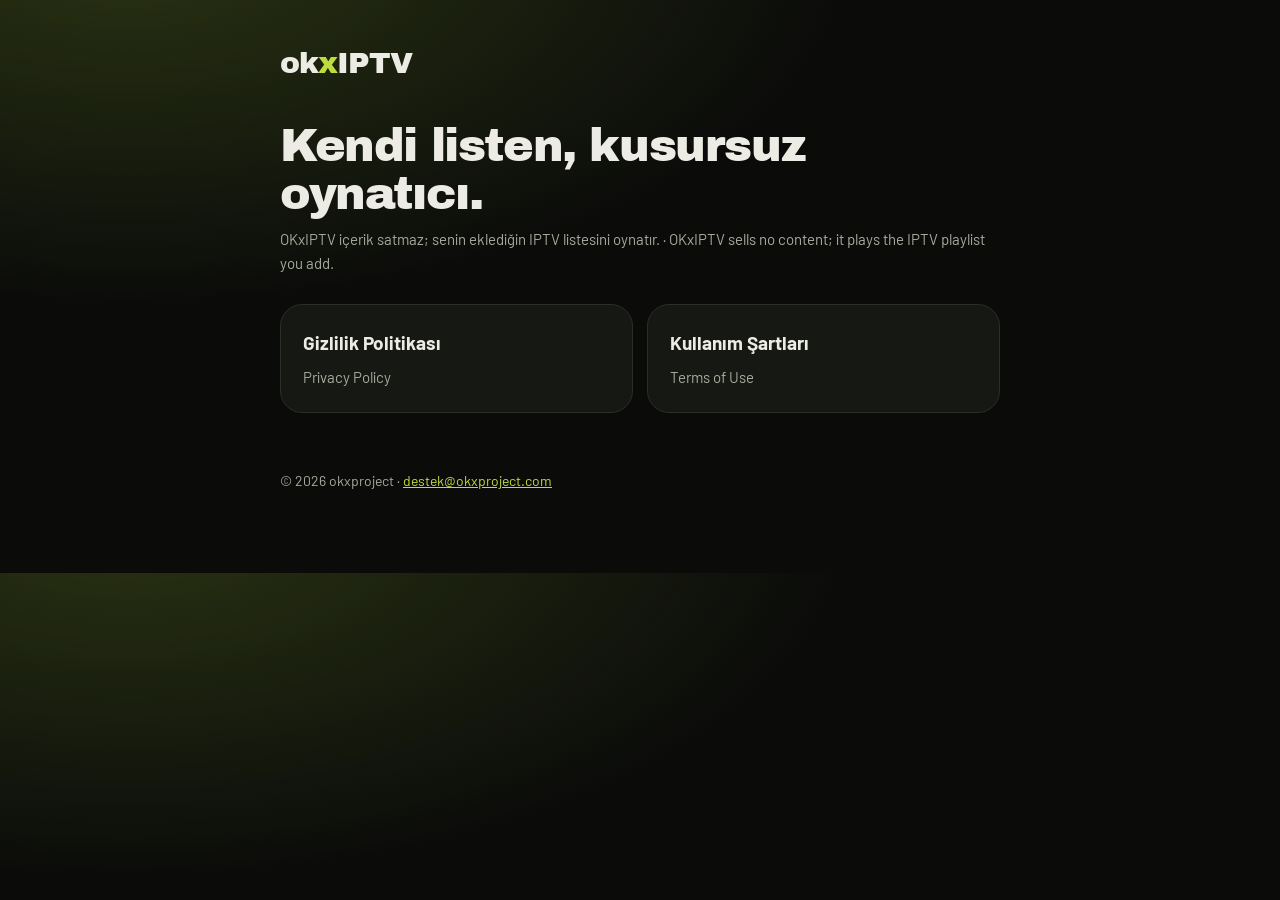
<file: index.html>
<!doctype html>
<html lang="tr">
<head>
<meta charset="utf-8">
<meta name="viewport" content="width=device-width, initial-scale=1">
<title>OKxIPTV · Yasal</title>
<meta name="description" content="OKxIPTV gizlilik politikası ve kullanım şartları">
<link rel="preconnect" href="https://fonts.googleapis.com">
<link rel="preconnect" href="https://fonts.gstatic.com" crossorigin>
<link href="https://fonts.googleapis.com/css2?family=Archivo+Black&family=Barlow:wght@400;600;700&display=swap" rel="stylesheet">
<link rel="stylesheet" href="style.css">
</head>
<body>
<main>
<header><a class="brand" href="./">ok<span>x</span>IPTV</a></header>
<h1>Kendi listen, kusursuz oynatıcı.</h1>
<p class="meta">OKxIPTV içerik satmaz; senin eklediğin IPTV listesini oynatır. · OKxIPTV sells no content; it plays the IPTV playlist you add.</p>
<div class="cards">
  <a class="card" href="privacy.html"><strong>Gizlilik Politikası</strong><span>Privacy Policy</span></a>
  <a class="card" href="terms.html"><strong>Kullanım Şartları</strong><span>Terms of Use</span></a>
</div>
<footer>© 2026 okxproject · <a href="mailto:destek@okxproject.com">destek@okxproject.com</a></footer>
</main>
</body>
</html>
</file>
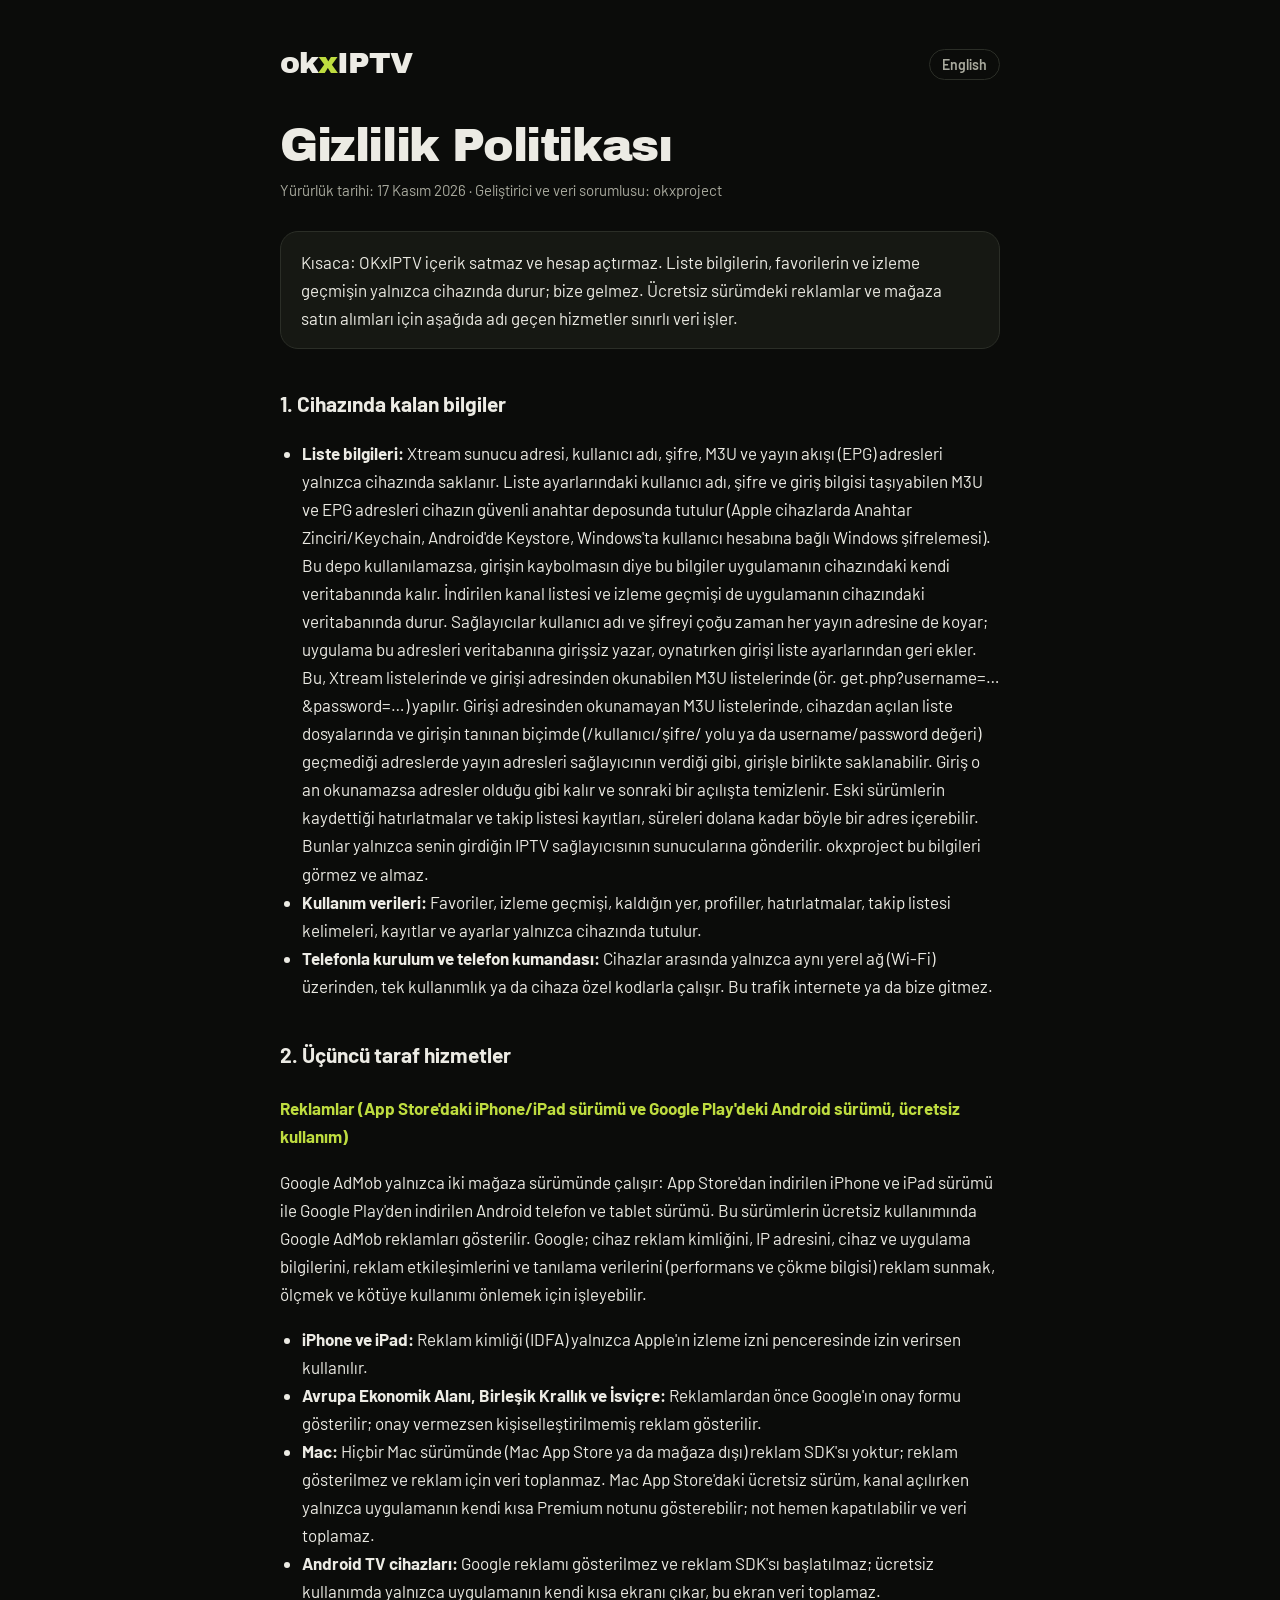
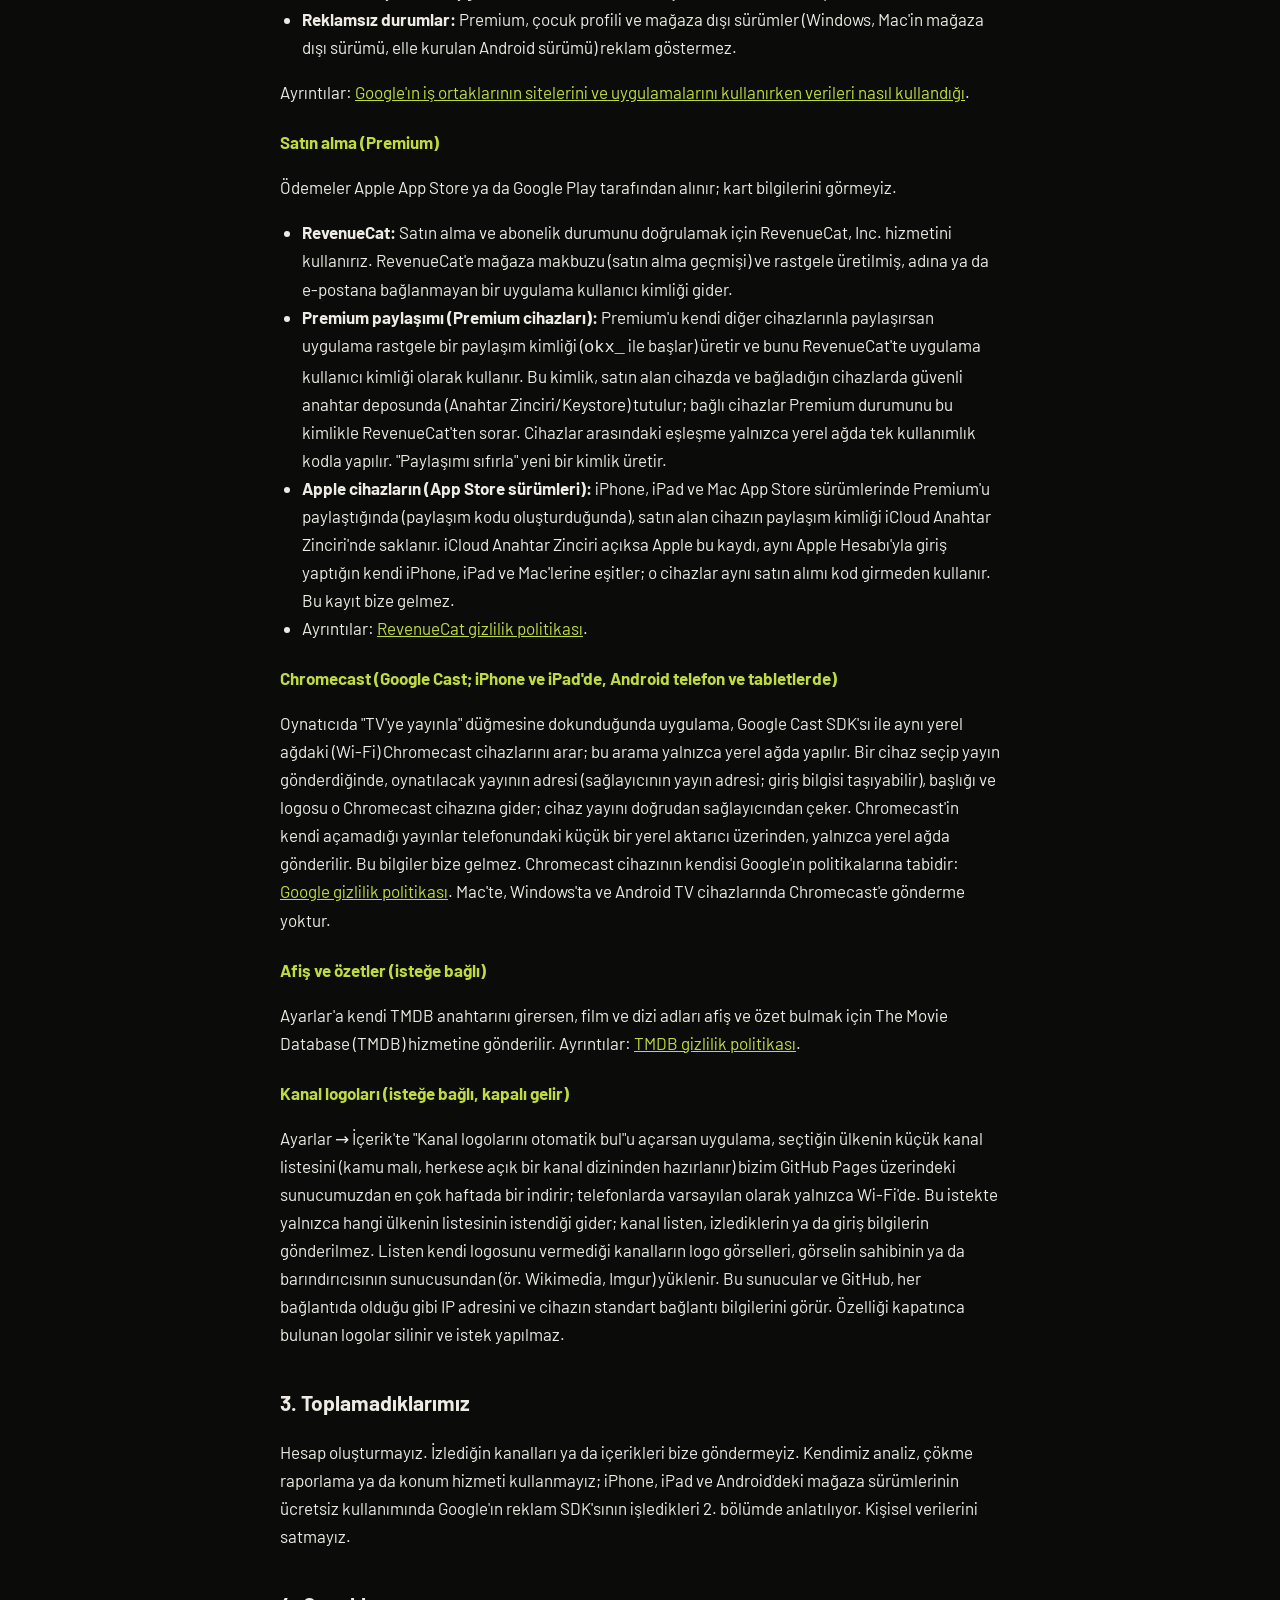
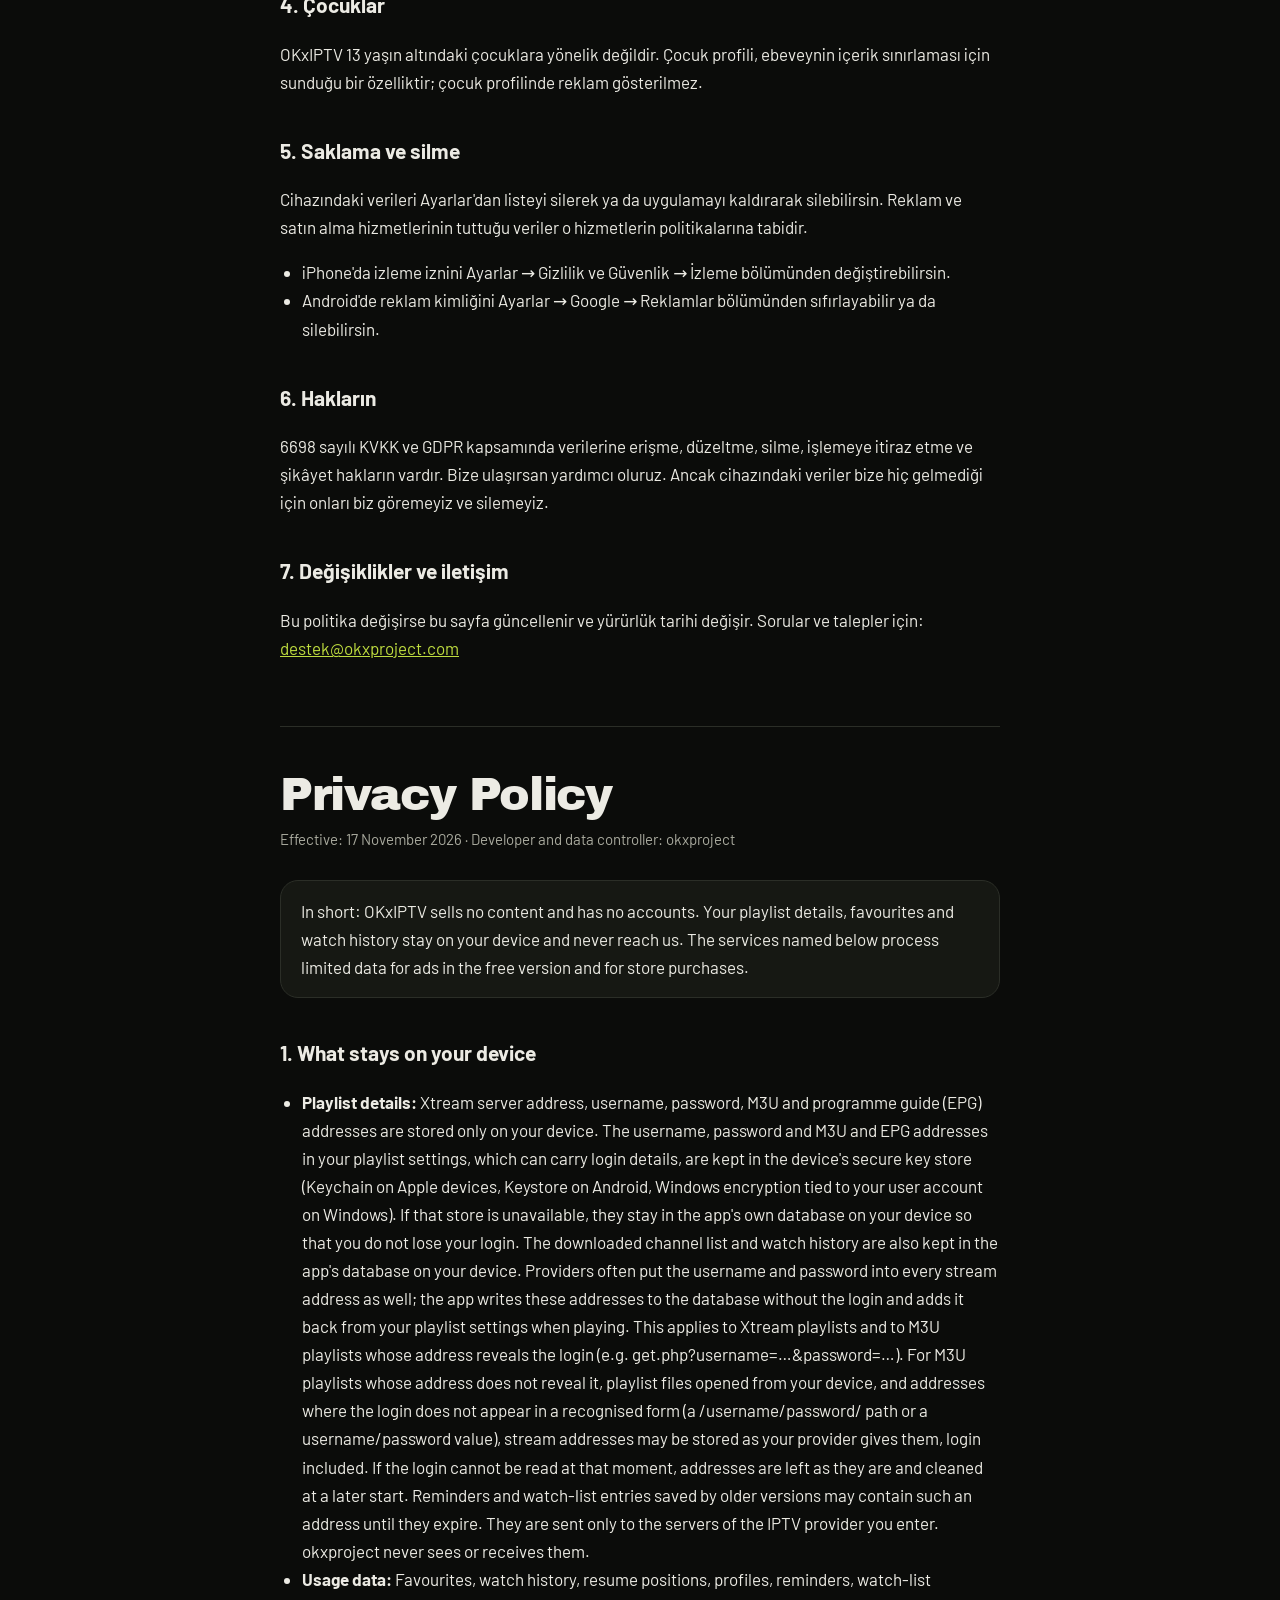
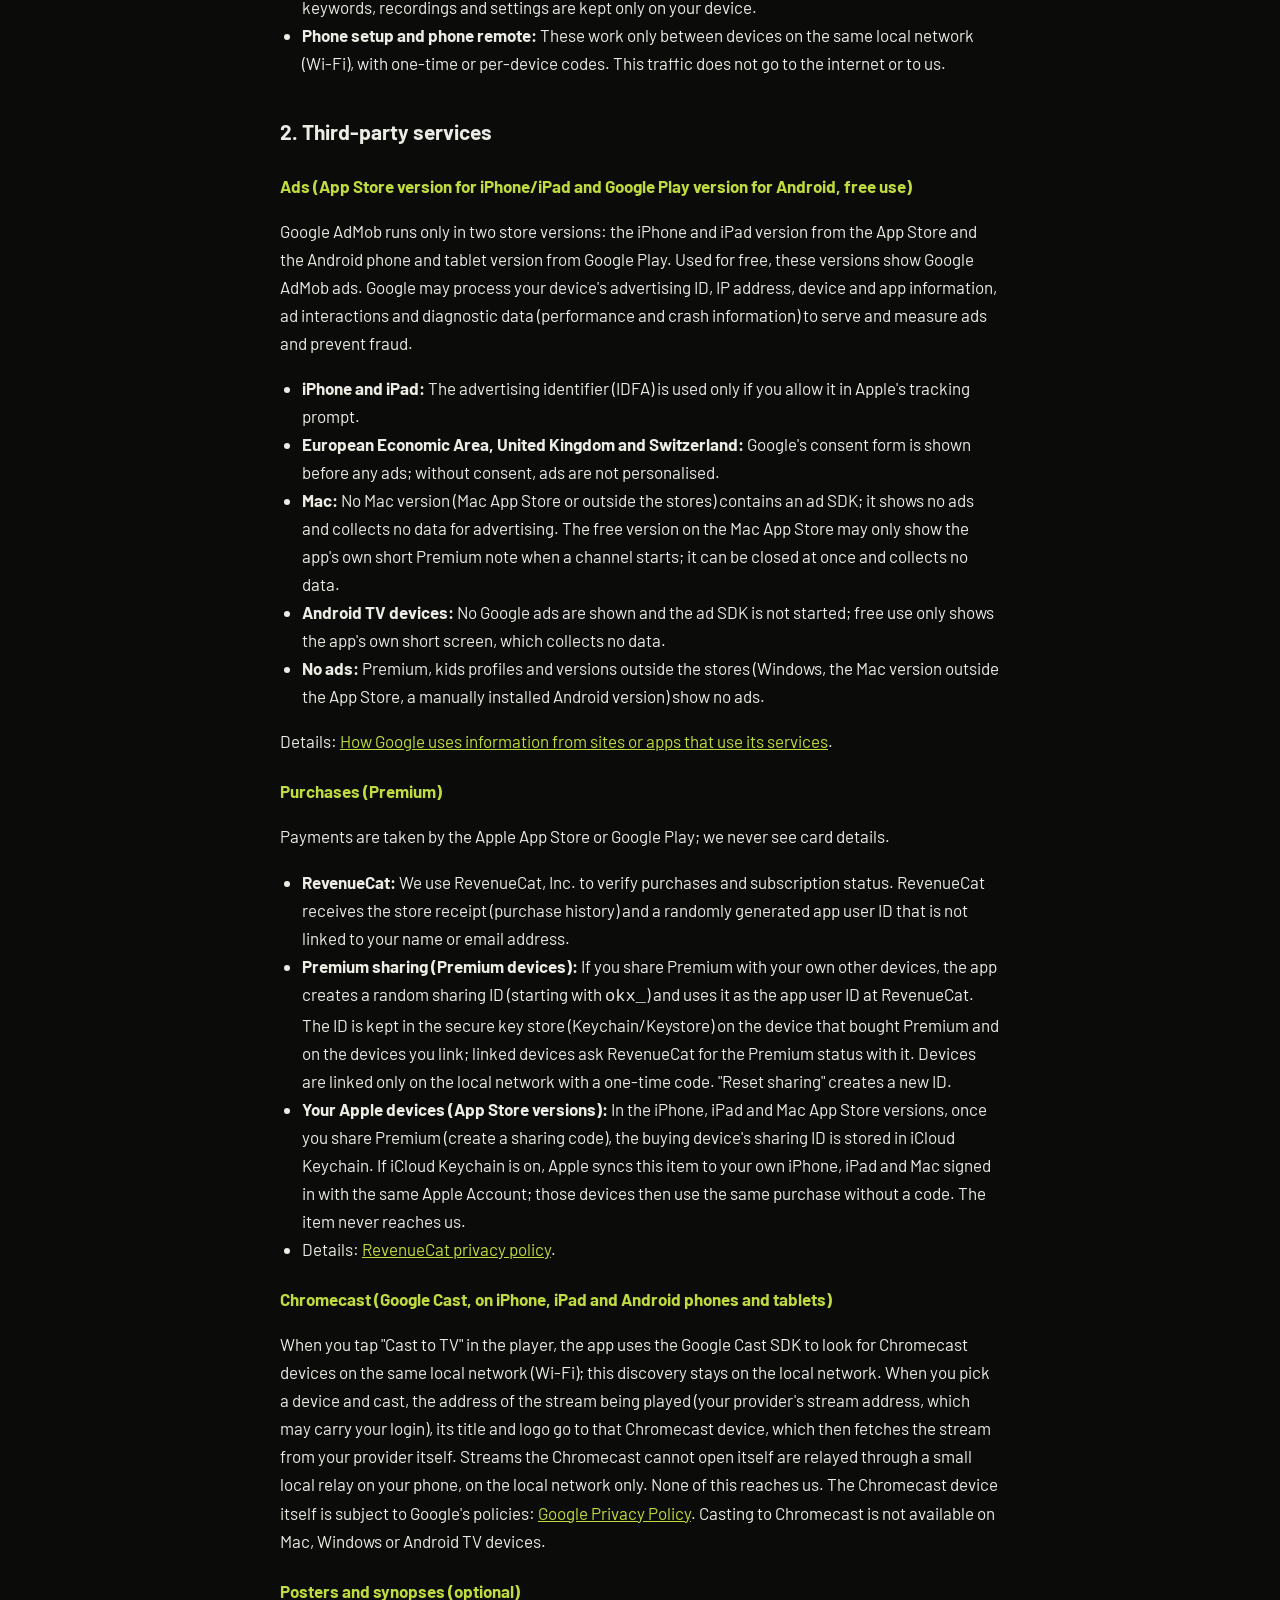
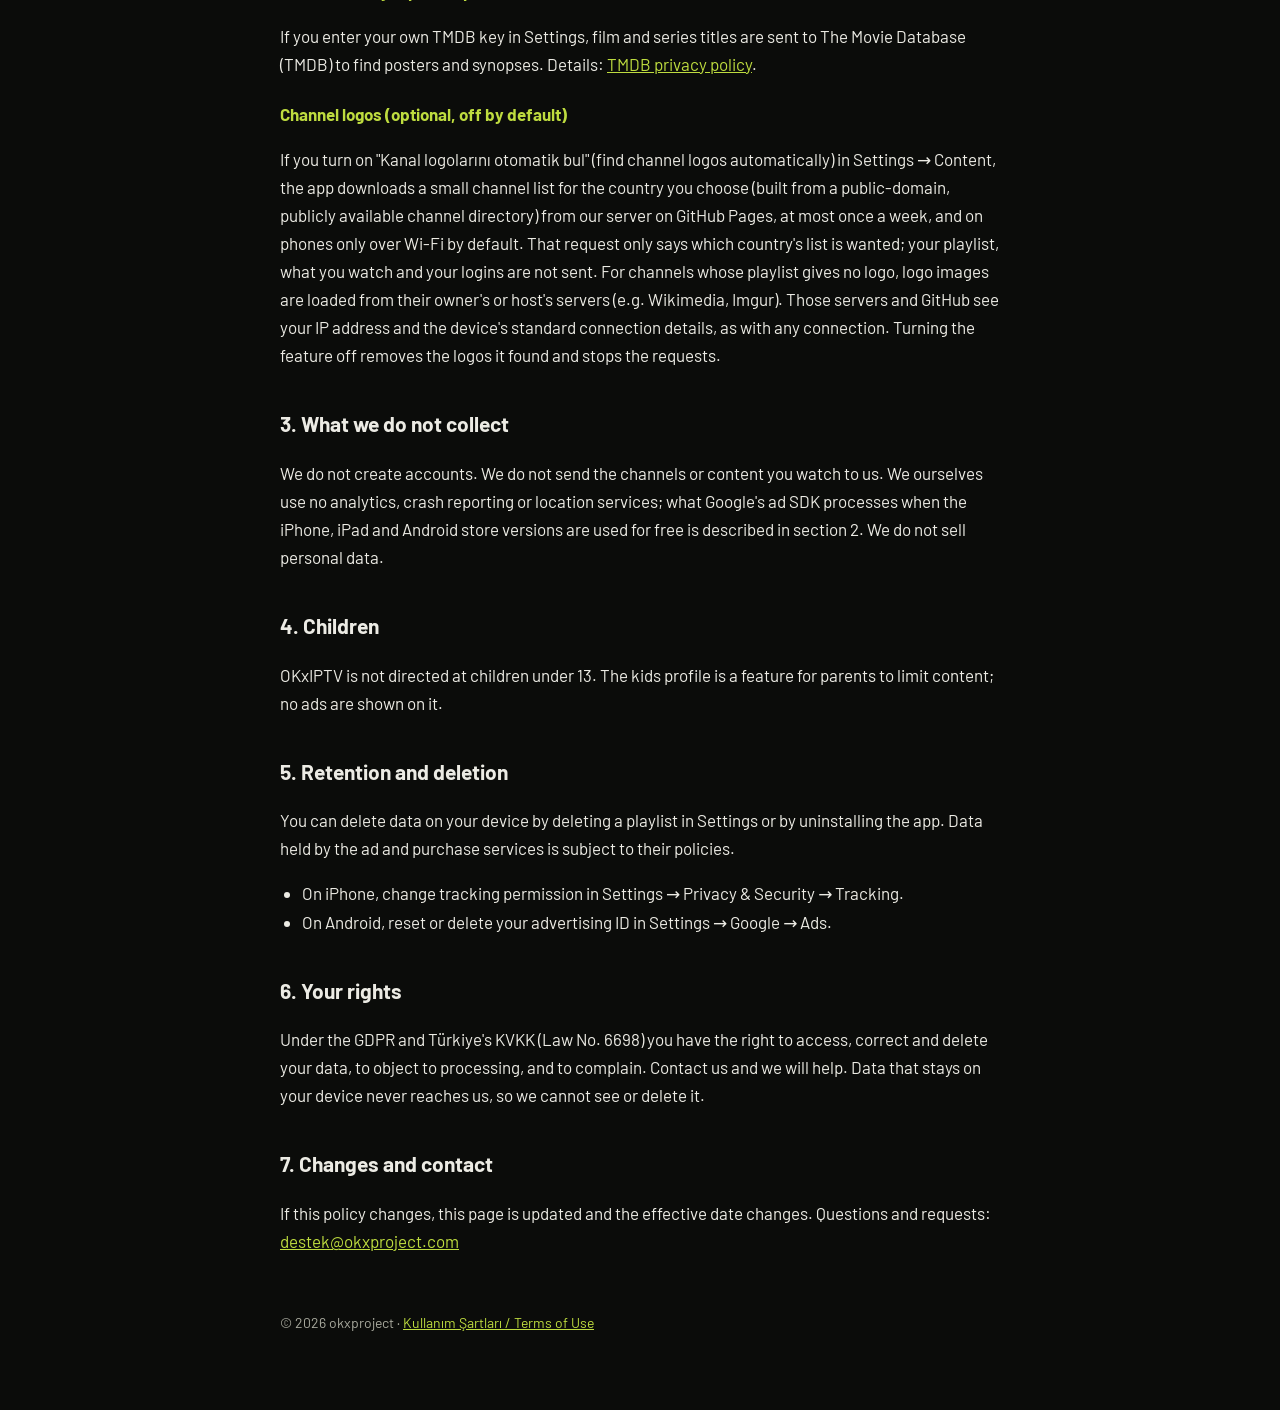
<file: privacy.html>
<!doctype html>
<html lang="tr">
<head>
<meta charset="utf-8">
<meta name="viewport" content="width=device-width, initial-scale=1">
<title>OKxIPTV Gizlilik Politikası · Privacy Policy</title>
<meta name="description" content="OKxIPTV gizlilik politikası / privacy policy">
<link rel="preconnect" href="https://fonts.googleapis.com">
<link rel="preconnect" href="https://fonts.gstatic.com" crossorigin>
<link href="https://fonts.googleapis.com/css2?family=Archivo+Black&family=Barlow:wght@400;600;700&display=swap" rel="stylesheet">
<link rel="stylesheet" href="style.css">
</head>
<body>
<main>
<header>
  <a class="brand" href="./">ok<span>x</span>IPTV</a>
  <nav class="lang"><a href="#en" hreflang="en">English</a></nav>
</header>

<section id="tr" lang="tr">
<h1>Gizlilik Politikası</h1>
<p class="meta">Yürürlük tarihi: 17 Kasım 2026 · Geliştirici ve veri sorumlusu: okxproject</p>

<div class="note">Kısaca: OKxIPTV içerik satmaz ve hesap açtırmaz. Liste bilgilerin, favorilerin ve izleme geçmişin yalnızca cihazında durur; bize gelmez. Ücretsiz sürümdeki reklamlar ve mağaza satın alımları için aşağıda adı geçen hizmetler sınırlı veri işler.</div>

<h2>1. Cihazında kalan bilgiler</h2>
<ul>
  <li><strong>Liste bilgileri:</strong> Xtream sunucu adresi, kullanıcı adı, şifre, M3U ve yayın akışı (EPG) adresleri yalnızca cihazında saklanır. Liste ayarlarındaki kullanıcı adı, şifre ve giriş bilgisi taşıyabilen M3U ve EPG adresleri cihazın güvenli anahtar deposunda tutulur (Apple cihazlarda Anahtar Zinciri/Keychain, Android'de Keystore, Windows'ta kullanıcı hesabına bağlı Windows şifrelemesi). Bu depo kullanılamazsa, girişin kaybolmasın diye bu bilgiler uygulamanın cihazındaki kendi veritabanında kalır. İndirilen kanal listesi ve izleme geçmişi de uygulamanın cihazındaki veritabanında durur. Sağlayıcılar kullanıcı adı ve şifreyi çoğu zaman her yayın adresine de koyar; uygulama bu adresleri veritabanına girişsiz yazar, oynatırken girişi liste ayarlarından geri ekler. Bu, Xtream listelerinde ve girişi adresinden okunabilen M3U listelerinde (ör. get.php?username=…&amp;password=…) yapılır. Girişi adresinden okunamayan M3U listelerinde, cihazdan açılan liste dosyalarında ve girişin tanınan biçimde (/kullanıcı/şifre/ yolu ya da username/password değeri) geçmediği adreslerde yayın adresleri sağlayıcının verdiği gibi, girişle birlikte saklanabilir. Giriş o an okunamazsa adresler olduğu gibi kalır ve sonraki bir açılışta temizlenir. Eski sürümlerin kaydettiği hatırlatmalar ve takip listesi kayıtları, süreleri dolana kadar böyle bir adres içerebilir. Bunlar yalnızca senin girdiğin IPTV sağlayıcısının sunucularına gönderilir. okxproject bu bilgileri görmez ve almaz.</li>
  <li><strong>Kullanım verileri:</strong> Favoriler, izleme geçmişi, kaldığın yer, profiller, hatırlatmalar, takip listesi kelimeleri, kayıtlar ve ayarlar yalnızca cihazında tutulur.</li>
  <li><strong>Telefonla kurulum ve telefon kumandası:</strong> Cihazlar arasında yalnızca aynı yerel ağ (Wi-Fi) üzerinden, tek kullanımlık ya da cihaza özel kodlarla çalışır. Bu trafik internete ya da bize gitmez.</li>
</ul>

<h2>2. Üçüncü taraf hizmetler</h2>
<h3>Reklamlar (App Store'daki iPhone/iPad sürümü ve Google Play'deki Android sürümü, ücretsiz kullanım)</h3>
<p>Google AdMob yalnızca iki mağaza sürümünde çalışır: App Store'dan indirilen iPhone ve iPad sürümü ile Google Play'den indirilen Android telefon ve tablet sürümü. Bu sürümlerin ücretsiz kullanımında Google AdMob reklamları gösterilir. Google; cihaz reklam kimliğini, IP adresini, cihaz ve uygulama bilgilerini, reklam etkileşimlerini ve tanılama verilerini (performans ve çökme bilgisi) reklam sunmak, ölçmek ve kötüye kullanımı önlemek için işleyebilir.</p>
<ul>
  <li><strong>iPhone ve iPad:</strong> Reklam kimliği (IDFA) yalnızca Apple'ın izleme izni penceresinde izin verirsen kullanılır.</li>
  <li><strong>Avrupa Ekonomik Alanı, Birleşik Krallık ve İsviçre:</strong> Reklamlardan önce Google'ın onay formu gösterilir; onay vermezsen kişiselleştirilmemiş reklam gösterilir.</li>
  <li><strong>Mac:</strong> Hiçbir Mac sürümünde (Mac App Store ya da mağaza dışı) reklam SDK'sı yoktur; reklam gösterilmez ve reklam için veri toplanmaz. Mac App Store'daki ücretsiz sürüm, kanal açılırken yalnızca uygulamanın kendi kısa Premium notunu gösterebilir; not hemen kapatılabilir ve veri toplamaz.</li>
  <li><strong>Android TV cihazları:</strong> Google reklamı gösterilmez ve reklam SDK'sı başlatılmaz; ücretsiz kullanımda yalnızca uygulamanın kendi kısa ekranı çıkar, bu ekran veri toplamaz.</li>
  <li><strong>Reklamsız durumlar:</strong> Premium, çocuk profili ve mağaza dışı sürümler (Windows, Mac'in mağaza dışı sürümü, elle kurulan Android sürümü) reklam göstermez.</li>
</ul>
<p>Ayrıntılar: <a href="https://policies.google.com/technologies/partner-sites">Google'ın iş ortaklarının sitelerini ve uygulamalarını kullanırken verileri nasıl kullandığı</a>.</p>

<h3>Satın alma (Premium)</h3>
<p>Ödemeler Apple App Store ya da Google Play tarafından alınır; kart bilgilerini görmeyiz.</p>
<ul>
  <li><strong>RevenueCat:</strong> Satın alma ve abonelik durumunu doğrulamak için RevenueCat, Inc. hizmetini kullanırız. RevenueCat'e mağaza makbuzu (satın alma geçmişi) ve rastgele üretilmiş, adına ya da e-postana bağlanmayan bir uygulama kullanıcı kimliği gider.</li>
  <li><strong>Premium paylaşımı (Premium cihazları):</strong> Premium'u kendi diğer cihazlarınla paylaşırsan uygulama rastgele bir paylaşım kimliği (<code>okx_</code> ile başlar) üretir ve bunu RevenueCat'te uygulama kullanıcı kimliği olarak kullanır. Bu kimlik, satın alan cihazda ve bağladığın cihazlarda güvenli anahtar deposunda (Anahtar Zinciri/Keystore) tutulur; bağlı cihazlar Premium durumunu bu kimlikle RevenueCat'ten sorar. Cihazlar arasındaki eşleşme yalnızca yerel ağda tek kullanımlık kodla yapılır. "Paylaşımı sıfırla" yeni bir kimlik üretir.</li>
  <li><strong>Apple cihazların (App Store sürümleri):</strong> iPhone, iPad ve Mac App Store sürümlerinde Premium'u paylaştığında (paylaşım kodu oluşturduğunda), satın alan cihazın paylaşım kimliği iCloud Anahtar Zinciri'nde saklanır. iCloud Anahtar Zinciri açıksa Apple bu kaydı, aynı Apple Hesabı'yla giriş yaptığın kendi iPhone, iPad ve Mac'lerine eşitler; o cihazlar aynı satın alımı kod girmeden kullanır. Bu kayıt bize gelmez.</li>
  <li>Ayrıntılar: <a href="https://www.revenuecat.com/privacy">RevenueCat gizlilik politikası</a>.</li>
</ul>

<h3>Chromecast (Google Cast; iPhone ve iPad'de, Android telefon ve tabletlerde)</h3>
<p>Oynatıcıda "TV'ye yayınla" düğmesine dokunduğunda uygulama, Google Cast SDK'sı ile aynı yerel ağdaki (Wi-Fi) Chromecast cihazlarını arar; bu arama yalnızca yerel ağda yapılır. Bir cihaz seçip yayın gönderdiğinde, oynatılacak yayının adresi (sağlayıcının yayın adresi; giriş bilgisi taşıyabilir), başlığı ve logosu o Chromecast cihazına gider; cihaz yayını doğrudan sağlayıcından çeker. Chromecast'in kendi açamadığı yayınlar telefonundaki küçük bir yerel aktarıcı üzerinden, yalnızca yerel ağda gönderilir. Bu bilgiler bize gelmez. Chromecast cihazının kendisi Google'ın politikalarına tabidir: <a href="https://policies.google.com/privacy">Google gizlilik politikası</a>. Mac'te, Windows'ta ve Android TV cihazlarında Chromecast'e gönderme yoktur.</p>

<h3>Afiş ve özetler (isteğe bağlı)</h3>
<p>Ayarlar'a kendi TMDB anahtarını girersen, film ve dizi adları afiş ve özet bulmak için The Movie Database (TMDB) hizmetine gönderilir. Ayrıntılar: <a href="https://www.themoviedb.org/privacy-policy">TMDB gizlilik politikası</a>.</p>

<h3>Kanal logoları (isteğe bağlı, kapalı gelir)</h3>
<p>Ayarlar → İçerik'te "Kanal logolarını otomatik bul"u açarsan uygulama, seçtiğin ülkenin küçük kanal listesini (kamu malı, herkese açık bir kanal dizininden hazırlanır) bizim GitHub Pages üzerindeki sunucumuzdan en çok haftada bir indirir; telefonlarda varsayılan olarak yalnızca Wi-Fi'de. Bu istekte yalnızca hangi ülkenin listesinin istendiği gider; kanal listen, izlediklerin ya da giriş bilgilerin gönderilmez. Listen kendi logosunu vermediği kanalların logo görselleri, görselin sahibinin ya da barındırıcısının sunucusundan (ör. Wikimedia, Imgur) yüklenir. Bu sunucular ve GitHub, her bağlantıda olduğu gibi IP adresini ve cihazın standart bağlantı bilgilerini görür. Özelliği kapatınca bulunan logolar silinir ve istek yapılmaz.</p>

<h2>3. Toplamadıklarımız</h2>
<p>Hesap oluşturmayız. İzlediğin kanalları ya da içerikleri bize göndermeyiz. Kendimiz analiz, çökme raporlama ya da konum hizmeti kullanmayız; iPhone, iPad ve Android'deki mağaza sürümlerinin ücretsiz kullanımında Google'ın reklam SDK'sının işledikleri 2. bölümde anlatılıyor. Kişisel verilerini satmayız.</p>

<h2>4. Çocuklar</h2>
<p>OKxIPTV 13 yaşın altındaki çocuklara yönelik değildir. Çocuk profili, ebeveynin içerik sınırlaması için sunduğu bir özelliktir; çocuk profilinde reklam gösterilmez.</p>

<h2>5. Saklama ve silme</h2>
<p>Cihazındaki verileri Ayarlar'dan listeyi silerek ya da uygulamayı kaldırarak silebilirsin. Reklam ve satın alma hizmetlerinin tuttuğu veriler o hizmetlerin politikalarına tabidir.</p>
<ul>
  <li>iPhone'da izleme iznini Ayarlar → Gizlilik ve Güvenlik → İzleme bölümünden değiştirebilirsin.</li>
  <li>Android'de reklam kimliğini Ayarlar → Google → Reklamlar bölümünden sıfırlayabilir ya da silebilirsin.</li>
</ul>

<h2>6. Hakların</h2>
<p>6698 sayılı KVKK ve GDPR kapsamında verilerine erişme, düzeltme, silme, işlemeye itiraz etme ve şikâyet hakların vardır. Bize ulaşırsan yardımcı oluruz. Ancak cihazındaki veriler bize hiç gelmediği için onları biz göremeyiz ve silemeyiz.</p>

<h2>7. Değişiklikler ve iletişim</h2>
<p>Bu politika değişirse bu sayfa güncellenir ve yürürlük tarihi değişir. Sorular ve talepler için: <a href="mailto:destek@okxproject.com">destek@okxproject.com</a></p>
</section>

<hr>

<section id="en" lang="en">
<h1>Privacy Policy</h1>
<p class="meta">Effective: 17 November 2026 · Developer and data controller: okxproject</p>

<div class="note">In short: OKxIPTV sells no content and has no accounts. Your playlist details, favourites and watch history stay on your device and never reach us. The services named below process limited data for ads in the free version and for store purchases.</div>

<h2>1. What stays on your device</h2>
<ul>
  <li><strong>Playlist details:</strong> Xtream server address, username, password, M3U and programme guide (EPG) addresses are stored only on your device. The username, password and M3U and EPG addresses in your playlist settings, which can carry login details, are kept in the device's secure key store (Keychain on Apple devices, Keystore on Android, Windows encryption tied to your user account on Windows). If that store is unavailable, they stay in the app's own database on your device so that you do not lose your login. The downloaded channel list and watch history are also kept in the app's database on your device. Providers often put the username and password into every stream address as well; the app writes these addresses to the database without the login and adds it back from your playlist settings when playing. This applies to Xtream playlists and to M3U playlists whose address reveals the login (e.g. get.php?username=…&amp;password=…). For M3U playlists whose address does not reveal it, playlist files opened from your device, and addresses where the login does not appear in a recognised form (a /username/password/ path or a username/password value), stream addresses may be stored as your provider gives them, login included. If the login cannot be read at that moment, addresses are left as they are and cleaned at a later start. Reminders and watch-list entries saved by older versions may contain such an address until they expire. They are sent only to the servers of the IPTV provider you enter. okxproject never sees or receives them.</li>
  <li><strong>Usage data:</strong> Favourites, watch history, resume positions, profiles, reminders, watch-list keywords, recordings and settings are kept only on your device.</li>
  <li><strong>Phone setup and phone remote:</strong> These work only between devices on the same local network (Wi-Fi), with one-time or per-device codes. This traffic does not go to the internet or to us.</li>
</ul>

<h2>2. Third-party services</h2>
<h3>Ads (App Store version for iPhone/iPad and Google Play version for Android, free use)</h3>
<p>Google AdMob runs only in two store versions: the iPhone and iPad version from the App Store and the Android phone and tablet version from Google Play. Used for free, these versions show Google AdMob ads. Google may process your device's advertising ID, IP address, device and app information, ad interactions and diagnostic data (performance and crash information) to serve and measure ads and prevent fraud.</p>
<ul>
  <li><strong>iPhone and iPad:</strong> The advertising identifier (IDFA) is used only if you allow it in Apple's tracking prompt.</li>
  <li><strong>European Economic Area, United Kingdom and Switzerland:</strong> Google's consent form is shown before any ads; without consent, ads are not personalised.</li>
  <li><strong>Mac:</strong> No Mac version (Mac App Store or outside the stores) contains an ad SDK; it shows no ads and collects no data for advertising. The free version on the Mac App Store may only show the app's own short Premium note when a channel starts; it can be closed at once and collects no data.</li>
  <li><strong>Android TV devices:</strong> No Google ads are shown and the ad SDK is not started; free use only shows the app's own short screen, which collects no data.</li>
  <li><strong>No ads:</strong> Premium, kids profiles and versions outside the stores (Windows, the Mac version outside the App Store, a manually installed Android version) show no ads.</li>
</ul>
<p>Details: <a href="https://policies.google.com/technologies/partner-sites">How Google uses information from sites or apps that use its services</a>.</p>

<h3>Purchases (Premium)</h3>
<p>Payments are taken by the Apple App Store or Google Play; we never see card details.</p>
<ul>
  <li><strong>RevenueCat:</strong> We use RevenueCat, Inc. to verify purchases and subscription status. RevenueCat receives the store receipt (purchase history) and a randomly generated app user ID that is not linked to your name or email address.</li>
  <li><strong>Premium sharing (Premium devices):</strong> If you share Premium with your own other devices, the app creates a random sharing ID (starting with <code>okx_</code>) and uses it as the app user ID at RevenueCat. The ID is kept in the secure key store (Keychain/Keystore) on the device that bought Premium and on the devices you link; linked devices ask RevenueCat for the Premium status with it. Devices are linked only on the local network with a one-time code. "Reset sharing" creates a new ID.</li>
  <li><strong>Your Apple devices (App Store versions):</strong> In the iPhone, iPad and Mac App Store versions, once you share Premium (create a sharing code), the buying device's sharing ID is stored in iCloud Keychain. If iCloud Keychain is on, Apple syncs this item to your own iPhone, iPad and Mac signed in with the same Apple Account; those devices then use the same purchase without a code. The item never reaches us.</li>
  <li>Details: <a href="https://www.revenuecat.com/privacy">RevenueCat privacy policy</a>.</li>
</ul>

<h3>Chromecast (Google Cast, on iPhone, iPad and Android phones and tablets)</h3>
<p>When you tap "Cast to TV" in the player, the app uses the Google Cast SDK to look for Chromecast devices on the same local network (Wi-Fi); this discovery stays on the local network. When you pick a device and cast, the address of the stream being played (your provider's stream address, which may carry your login), its title and logo go to that Chromecast device, which then fetches the stream from your provider itself. Streams the Chromecast cannot open itself are relayed through a small local relay on your phone, on the local network only. None of this reaches us. The Chromecast device itself is subject to Google's policies: <a href="https://policies.google.com/privacy">Google Privacy Policy</a>. Casting to Chromecast is not available on Mac, Windows or Android TV devices.</p>

<h3>Posters and synopses (optional)</h3>
<p>If you enter your own TMDB key in Settings, film and series titles are sent to The Movie Database (TMDB) to find posters and synopses. Details: <a href="https://www.themoviedb.org/privacy-policy">TMDB privacy policy</a>.</p>

<h3>Channel logos (optional, off by default)</h3>
<p>If you turn on "Kanal logolarını otomatik bul" (find channel logos automatically) in Settings → Content, the app downloads a small channel list for the country you choose (built from a public-domain, publicly available channel directory) from our server on GitHub Pages, at most once a week, and on phones only over Wi-Fi by default. That request only says which country's list is wanted; your playlist, what you watch and your logins are not sent. For channels whose playlist gives no logo, logo images are loaded from their owner's or host's servers (e.g. Wikimedia, Imgur). Those servers and GitHub see your IP address and the device's standard connection details, as with any connection. Turning the feature off removes the logos it found and stops the requests.</p>

<h2>3. What we do not collect</h2>
<p>We do not create accounts. We do not send the channels or content you watch to us. We ourselves use no analytics, crash reporting or location services; what Google's ad SDK processes when the iPhone, iPad and Android store versions are used for free is described in section 2. We do not sell personal data.</p>

<h2>4. Children</h2>
<p>OKxIPTV is not directed at children under 13. The kids profile is a feature for parents to limit content; no ads are shown on it.</p>

<h2>5. Retention and deletion</h2>
<p>You can delete data on your device by deleting a playlist in Settings or by uninstalling the app. Data held by the ad and purchase services is subject to their policies.</p>
<ul>
  <li>On iPhone, change tracking permission in Settings → Privacy &amp; Security → Tracking.</li>
  <li>On Android, reset or delete your advertising ID in Settings → Google → Ads.</li>
</ul>

<h2>6. Your rights</h2>
<p>Under the GDPR and Türkiye's KVKK (Law No. 6698) you have the right to access, correct and delete your data, to object to processing, and to complain. Contact us and we will help. Data that stays on your device never reaches us, so we cannot see or delete it.</p>

<h2>7. Changes and contact</h2>
<p>If this policy changes, this page is updated and the effective date changes. Questions and requests: <a href="mailto:destek@okxproject.com">destek@okxproject.com</a></p>
</section>

<footer>© 2026 okxproject · <a href="terms.html">Kullanım Şartları / Terms of Use</a></footer>
</main>
</body>
</html>
</file>
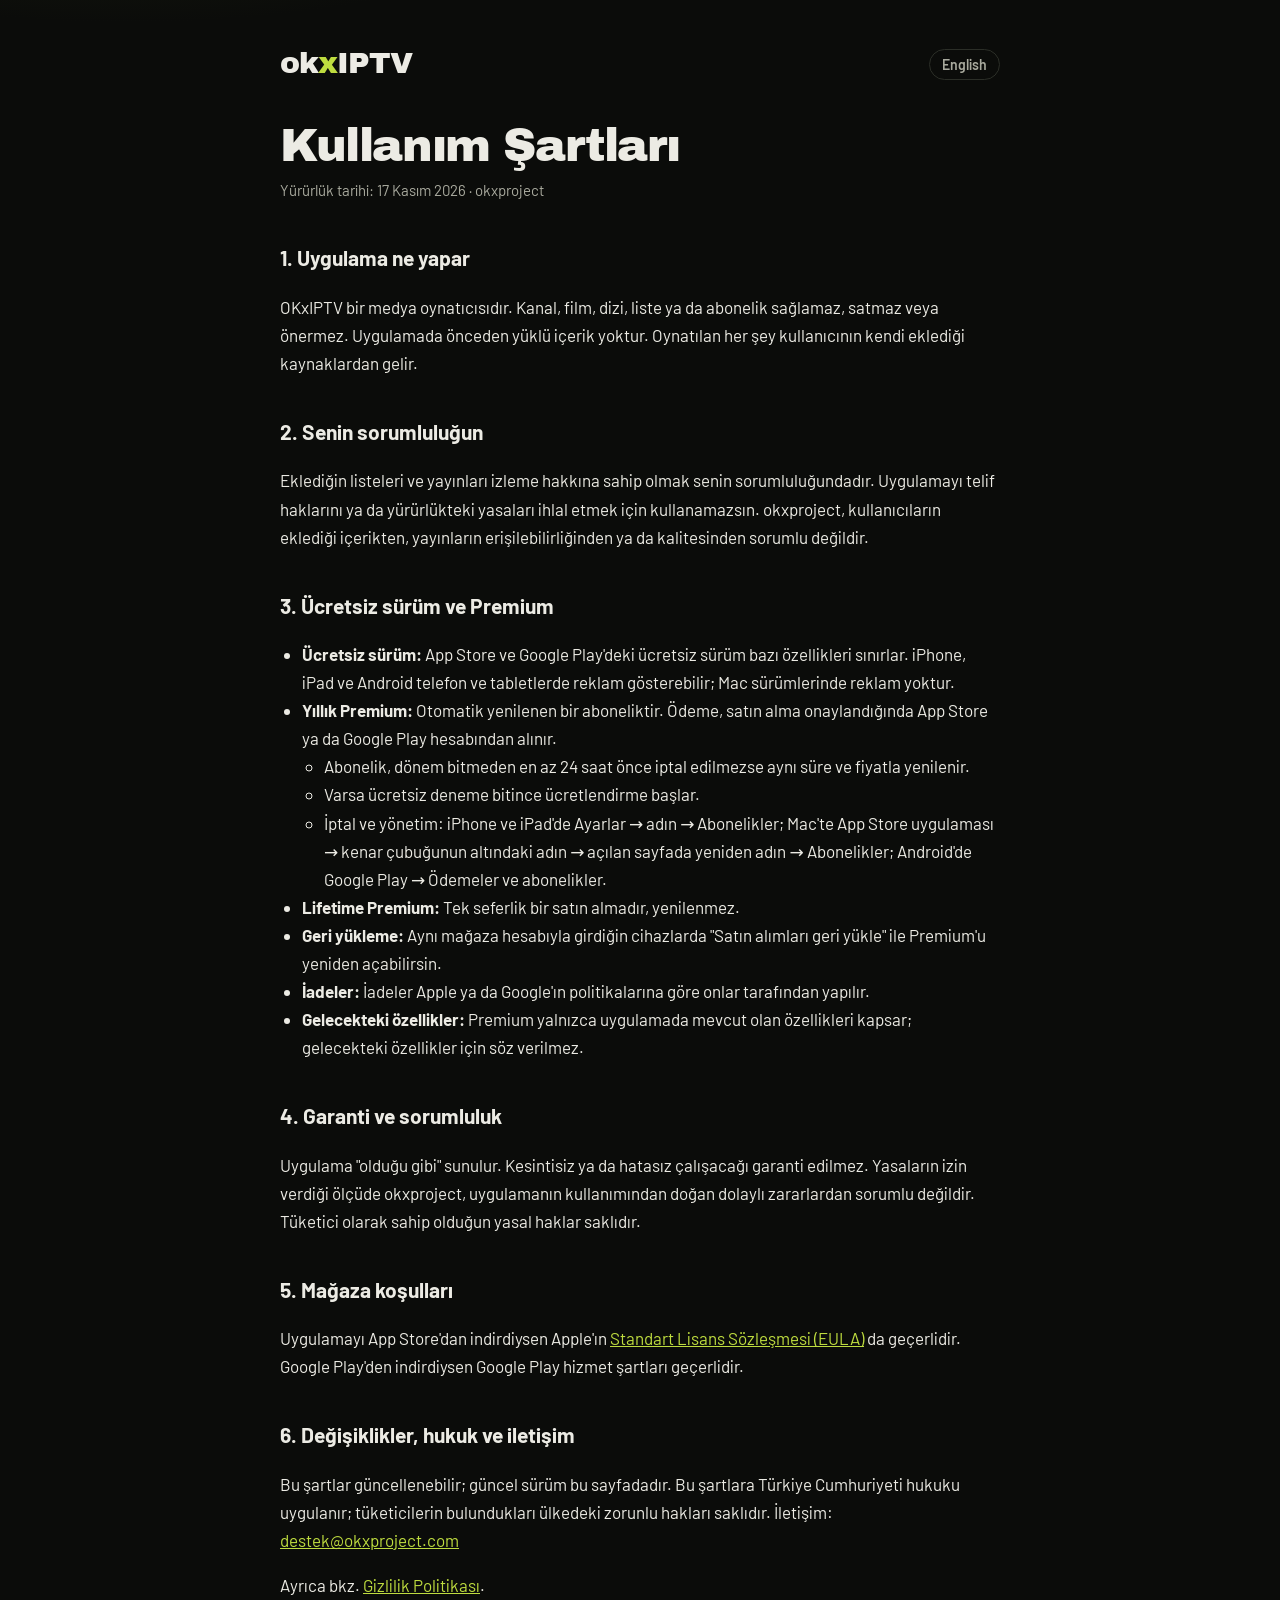
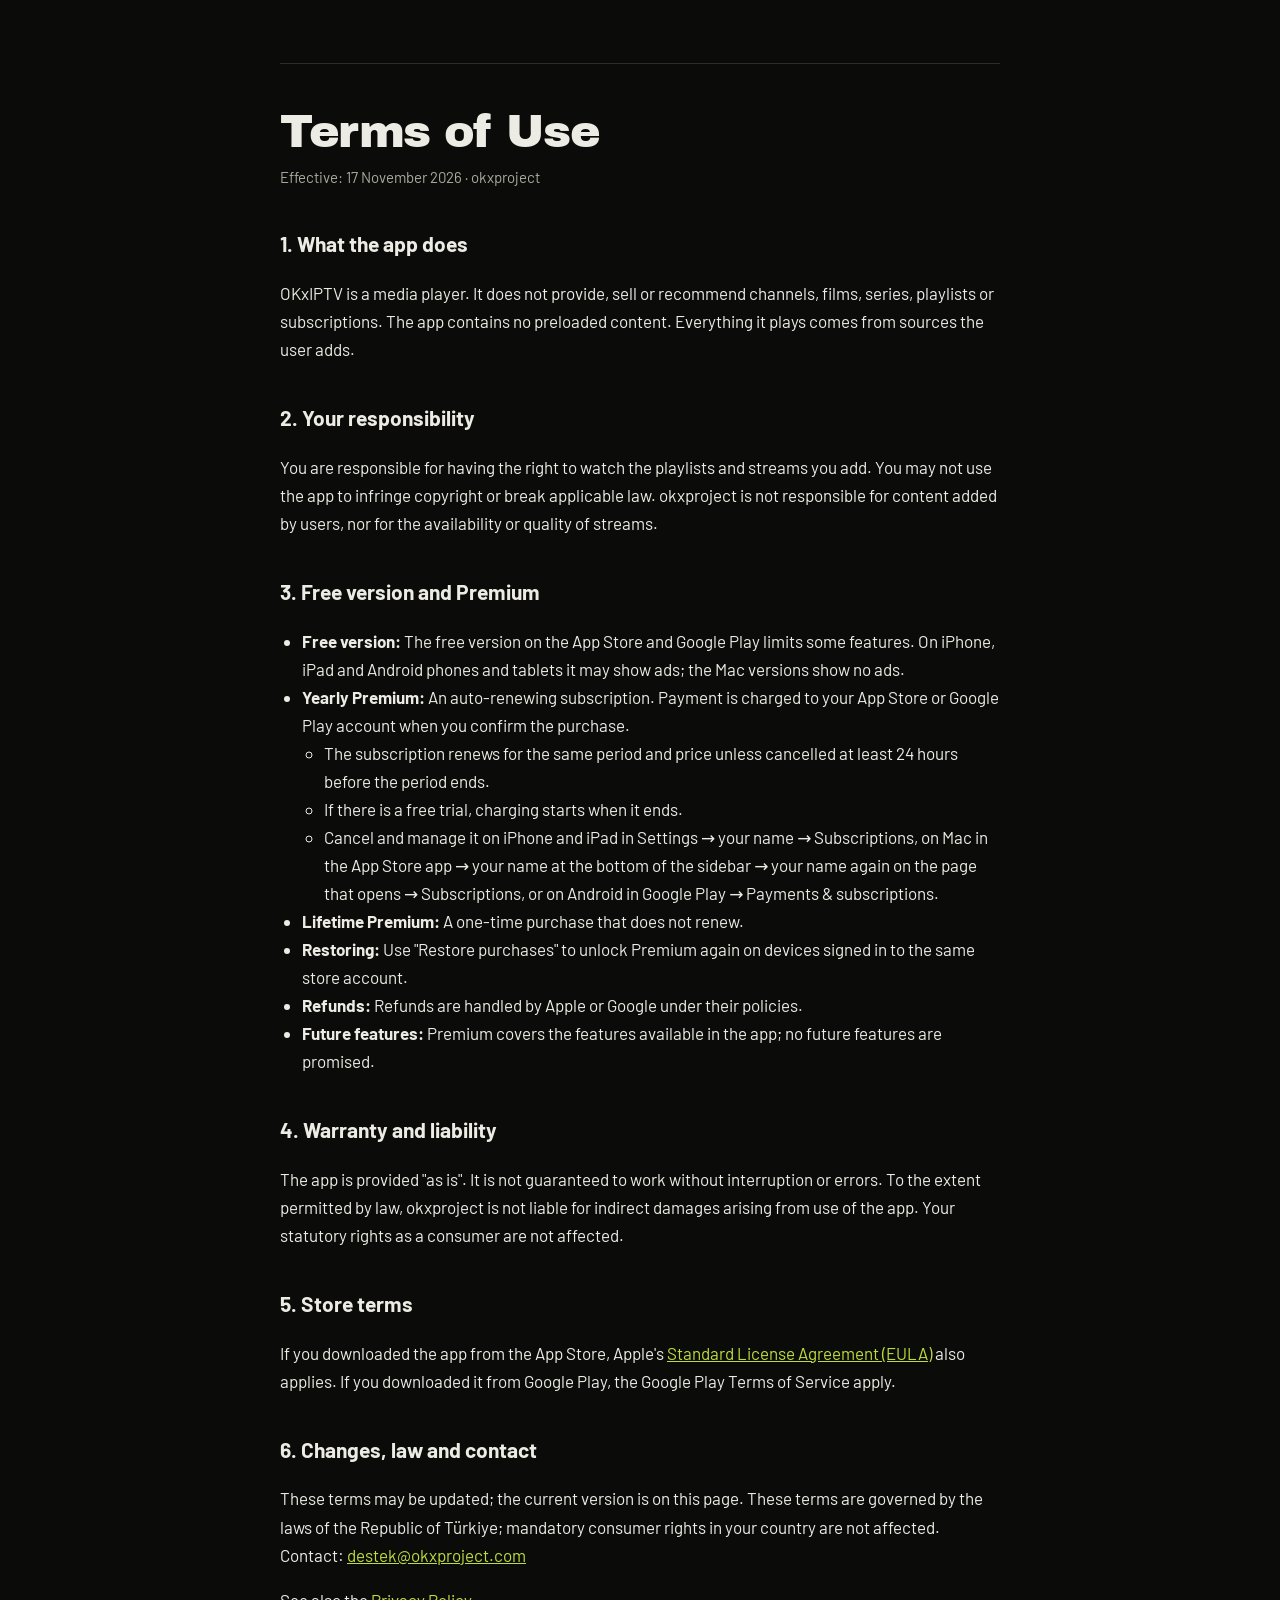
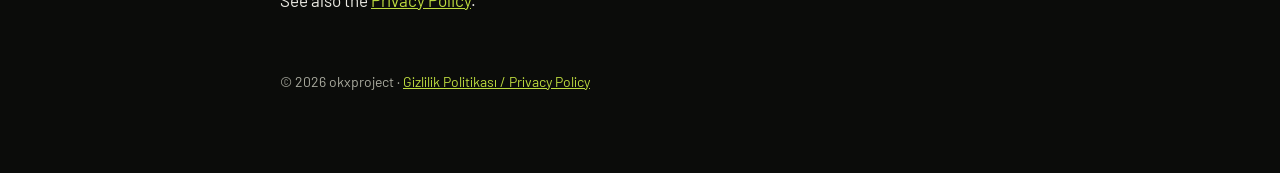
<file: terms.html>
<!doctype html>
<html lang="tr">
<head>
<meta charset="utf-8">
<meta name="viewport" content="width=device-width, initial-scale=1">
<title>OKxIPTV Kullanım Şartları · Terms of Use</title>
<meta name="description" content="OKxIPTV kullanım şartları / terms of use">
<link rel="preconnect" href="https://fonts.googleapis.com">
<link rel="preconnect" href="https://fonts.gstatic.com" crossorigin>
<link href="https://fonts.googleapis.com/css2?family=Archivo+Black&family=Barlow:wght@400;600;700&display=swap" rel="stylesheet">
<link rel="stylesheet" href="style.css">
</head>
<body>
<main>
<header>
  <a class="brand" href="./">ok<span>x</span>IPTV</a>
  <nav class="lang"><a href="#en" hreflang="en">English</a></nav>
</header>

<section id="tr" lang="tr">
<h1>Kullanım Şartları</h1>
<p class="meta">Yürürlük tarihi: 17 Kasım 2026 · okxproject</p>

<h2>1. Uygulama ne yapar</h2>
<p>OKxIPTV bir medya oynatıcısıdır. Kanal, film, dizi, liste ya da abonelik sağlamaz, satmaz veya önermez. Uygulamada önceden yüklü içerik yoktur. Oynatılan her şey kullanıcının kendi eklediği kaynaklardan gelir.</p>

<h2>2. Senin sorumluluğun</h2>
<p>Eklediğin listeleri ve yayınları izleme hakkına sahip olmak senin sorumluluğundadır. Uygulamayı telif haklarını ya da yürürlükteki yasaları ihlal etmek için kullanamazsın. okxproject, kullanıcıların eklediği içerikten, yayınların erişilebilirliğinden ya da kalitesinden sorumlu değildir.</p>

<h2>3. Ücretsiz sürüm ve Premium</h2>
<ul>
  <li><strong>Ücretsiz sürüm:</strong> App Store ve Google Play'deki ücretsiz sürüm bazı özellikleri sınırlar. iPhone, iPad ve Android telefon ve tabletlerde reklam gösterebilir; Mac sürümlerinde reklam yoktur.</li>
  <li><strong>Yıllık Premium:</strong> Otomatik yenilenen bir aboneliktir. Ödeme, satın alma onaylandığında App Store ya da Google Play hesabından alınır.
    <ul>
      <li>Abonelik, dönem bitmeden en az 24 saat önce iptal edilmezse aynı süre ve fiyatla yenilenir.</li>
      <li>Varsa ücretsiz deneme bitince ücretlendirme başlar.</li>
      <li>İptal ve yönetim: iPhone ve iPad'de Ayarlar → adın → Abonelikler; Mac'te App Store uygulaması → kenar çubuğunun altındaki adın → açılan sayfada yeniden adın → Abonelikler; Android'de Google Play → Ödemeler ve abonelikler.</li>
    </ul>
  </li>
  <li><strong>Lifetime Premium:</strong> Tek seferlik bir satın almadır, yenilenmez.</li>
  <li><strong>Geri yükleme:</strong> Aynı mağaza hesabıyla girdiğin cihazlarda "Satın alımları geri yükle" ile Premium'u yeniden açabilirsin.</li>
  <li><strong>İadeler:</strong> İadeler Apple ya da Google'ın politikalarına göre onlar tarafından yapılır.</li>
  <li><strong>Gelecekteki özellikler:</strong> Premium yalnızca uygulamada mevcut olan özellikleri kapsar; gelecekteki özellikler için söz verilmez.</li>
</ul>

<h2>4. Garanti ve sorumluluk</h2>
<p>Uygulama "olduğu gibi" sunulur. Kesintisiz ya da hatasız çalışacağı garanti edilmez. Yasaların izin verdiği ölçüde okxproject, uygulamanın kullanımından doğan dolaylı zararlardan sorumlu değildir. Tüketici olarak sahip olduğun yasal haklar saklıdır.</p>

<h2>5. Mağaza koşulları</h2>
<p>Uygulamayı App Store'dan indirdiysen Apple'ın <a href="https://www.apple.com/legal/internet-services/itunes/dev/stdeula/">Standart Lisans Sözleşmesi (EULA)</a> da geçerlidir. Google Play'den indirdiysen Google Play hizmet şartları geçerlidir.</p>

<h2>6. Değişiklikler, hukuk ve iletişim</h2>
<p>Bu şartlar güncellenebilir; güncel sürüm bu sayfadadır. Bu şartlara Türkiye Cumhuriyeti hukuku uygulanır; tüketicilerin bulundukları ülkedeki zorunlu hakları saklıdır. İletişim: <a href="mailto:destek@okxproject.com">destek@okxproject.com</a></p>
<p>Ayrıca bkz. <a href="privacy.html">Gizlilik Politikası</a>.</p>
</section>

<hr>

<section id="en" lang="en">
<h1>Terms of Use</h1>
<p class="meta">Effective: 17 November 2026 · okxproject</p>

<h2>1. What the app does</h2>
<p>OKxIPTV is a media player. It does not provide, sell or recommend channels, films, series, playlists or subscriptions. The app contains no preloaded content. Everything it plays comes from sources the user adds.</p>

<h2>2. Your responsibility</h2>
<p>You are responsible for having the right to watch the playlists and streams you add. You may not use the app to infringe copyright or break applicable law. okxproject is not responsible for content added by users, nor for the availability or quality of streams.</p>

<h2>3. Free version and Premium</h2>
<ul>
  <li><strong>Free version:</strong> The free version on the App Store and Google Play limits some features. On iPhone, iPad and Android phones and tablets it may show ads; the Mac versions show no ads.</li>
  <li><strong>Yearly Premium:</strong> An auto-renewing subscription. Payment is charged to your App Store or Google Play account when you confirm the purchase.
    <ul>
      <li>The subscription renews for the same period and price unless cancelled at least 24 hours before the period ends.</li>
      <li>If there is a free trial, charging starts when it ends.</li>
      <li>Cancel and manage it on iPhone and iPad in Settings → your name → Subscriptions, on Mac in the App Store app → your name at the bottom of the sidebar → your name again on the page that opens → Subscriptions, or on Android in Google Play → Payments &amp; subscriptions.</li>
    </ul>
  </li>
  <li><strong>Lifetime Premium:</strong> A one-time purchase that does not renew.</li>
  <li><strong>Restoring:</strong> Use "Restore purchases" to unlock Premium again on devices signed in to the same store account.</li>
  <li><strong>Refunds:</strong> Refunds are handled by Apple or Google under their policies.</li>
  <li><strong>Future features:</strong> Premium covers the features available in the app; no future features are promised.</li>
</ul>

<h2>4. Warranty and liability</h2>
<p>The app is provided "as is". It is not guaranteed to work without interruption or errors. To the extent permitted by law, okxproject is not liable for indirect damages arising from use of the app. Your statutory rights as a consumer are not affected.</p>

<h2>5. Store terms</h2>
<p>If you downloaded the app from the App Store, Apple's <a href="https://www.apple.com/legal/internet-services/itunes/dev/stdeula/">Standard License Agreement (EULA)</a> also applies. If you downloaded it from Google Play, the Google Play Terms of Service apply.</p>

<h2>6. Changes, law and contact</h2>
<p>These terms may be updated; the current version is on this page. These terms are governed by the laws of the Republic of Türkiye; mandatory consumer rights in your country are not affected. Contact: <a href="mailto:destek@okxproject.com">destek@okxproject.com</a></p>
<p>See also the <a href="privacy.html#en">Privacy Policy</a>.</p>
</section>

<footer>© 2026 okxproject · <a href="privacy.html">Gizlilik Politikası / Privacy Policy</a></footer>
</main>
</body>
</html>
</file>
<file: style.css>
:root {
  --ink: #0b0c0a;
  --panel: #161813;
  --line: #2b2e27;
  --text: #ecebe4;
  --muted: #a9aa9e;
  --accent: #bedc3f;
}
* { box-sizing: border-box; }
html { -webkit-text-size-adjust: 100%; }
body {
  margin: 0;
  background: radial-gradient(1200px 600px at 10% -10%, #2a3313 0%, transparent 60%), var(--ink);
  color: var(--text);
  font: 17px/1.65 "Barlow", system-ui, -apple-system, "Segoe UI", sans-serif;
}
main { max-width: 760px; margin: 0 auto; padding: 48px 20px 80px; }
header { display: flex; align-items: center; justify-content: space-between; gap: 16px; flex-wrap: wrap; }
.brand { font: 400 30px/1 "Archivo Black", sans-serif; letter-spacing: -1px; color: var(--text); text-decoration: none; }
.brand span { color: var(--accent); }
nav.lang a {
  color: var(--muted); text-decoration: none; padding: 6px 12px; border: 1px solid var(--line);
  border-radius: 999px; font-weight: 600; font-size: 14px;
}
nav.lang a:hover, nav.lang a:focus-visible { color: var(--ink); background: var(--accent); border-color: var(--accent); outline: none; }
h1 { font: 400 clamp(32px, 6vw, 46px)/1.05 "Archivo Black", sans-serif; letter-spacing: -1.4px; margin: 44px 0 8px; }
h2 { font-size: 21px; margin: 38px 0 6px; }
h3 { font-size: 17px; margin: 22px 0 4px; color: var(--accent); }
p, li { color: var(--text); }
.meta { color: var(--muted); font-size: 15px; margin: 0 0 28px; }
.note { background: var(--panel); border: 1px solid var(--line); border-radius: 18px; padding: 16px 20px; margin: 24px 0; }
a { color: var(--accent); }
ul { padding-left: 22px; }
hr { border: 0; border-top: 1px solid var(--line); margin: 64px 0 0; }
.cards { display: grid; grid-template-columns: repeat(auto-fit, minmax(240px, 1fr)); gap: 14px; margin-top: 28px; }
.card { display: block; background: var(--panel); border: 1px solid var(--line); border-radius: 22px; padding: 22px; color: var(--text); text-decoration: none; }
.card:hover, .card:focus-visible { border-color: var(--accent); outline: none; }
.card strong { display: block; font-size: 19px; margin-bottom: 4px; }
.card span { color: var(--muted); font-size: 15px; }
footer { color: var(--muted); font-size: 14px; margin-top: 56px; }
</file>
